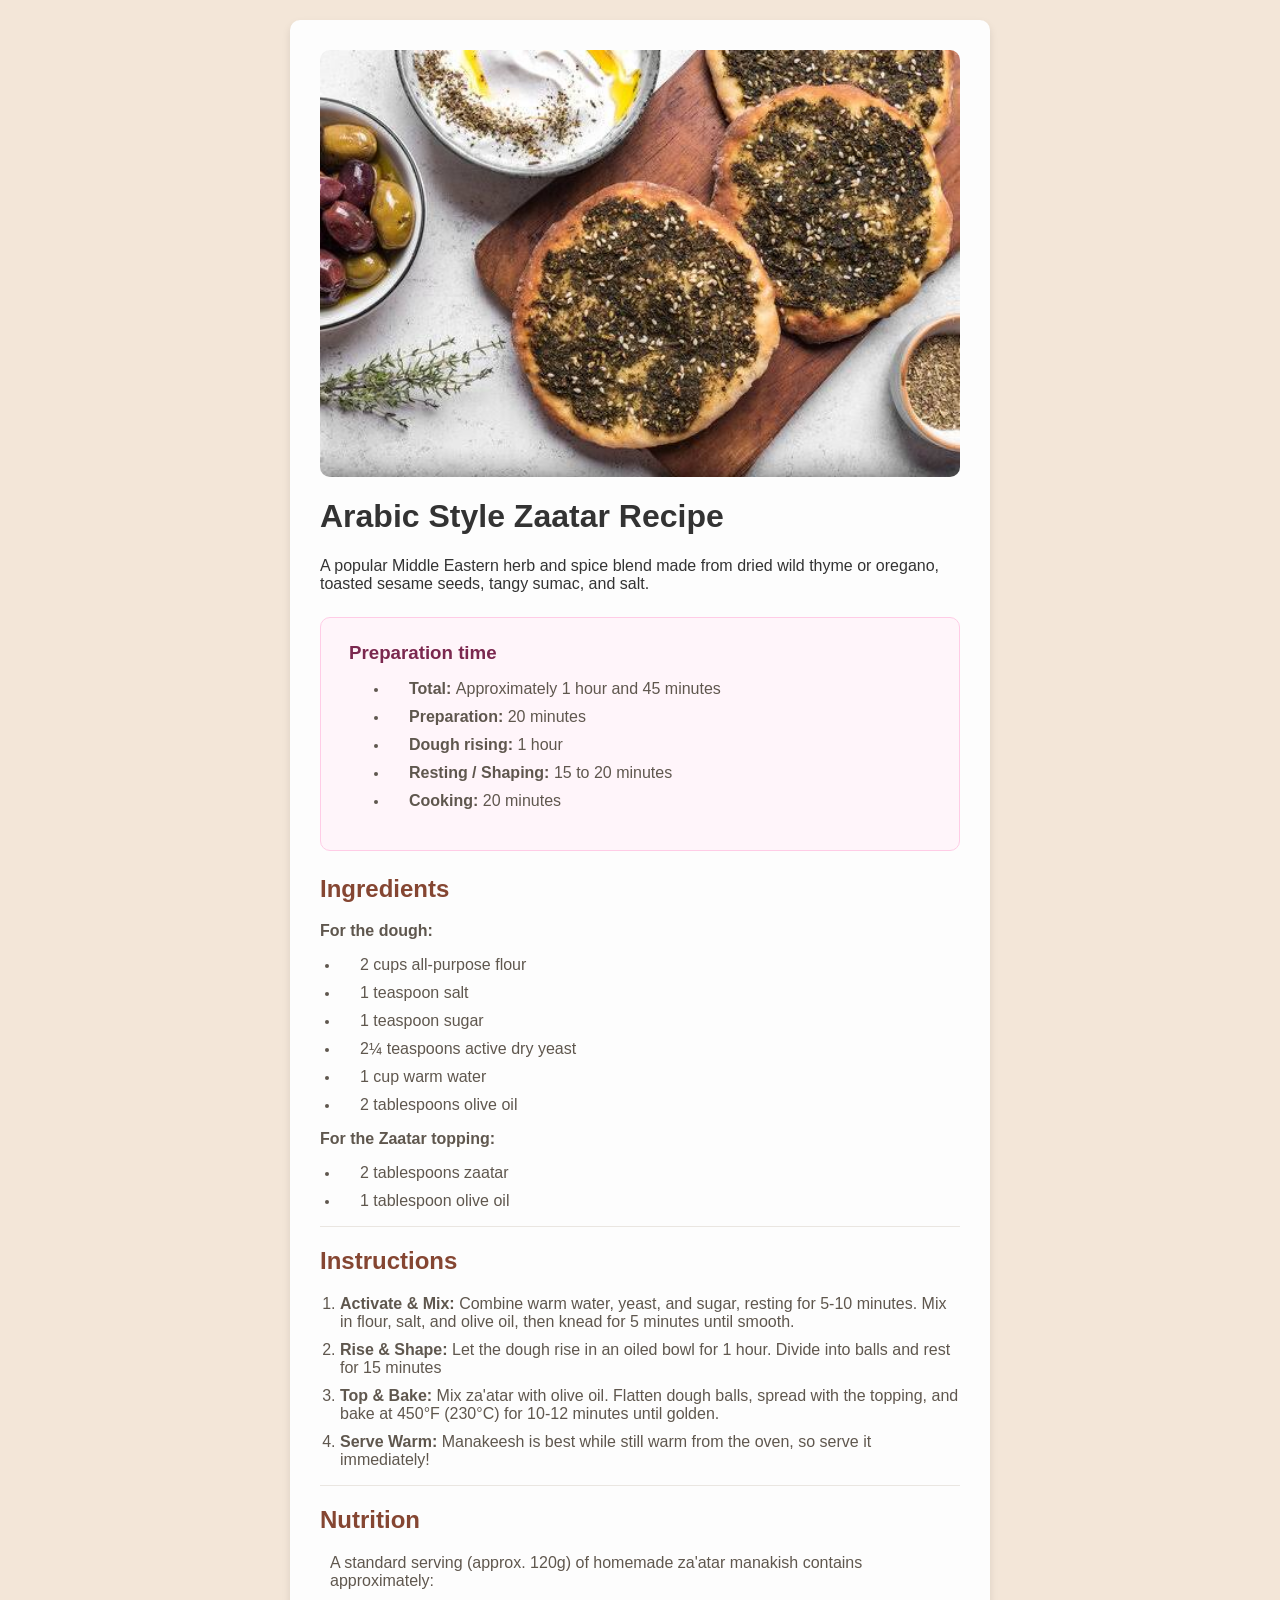
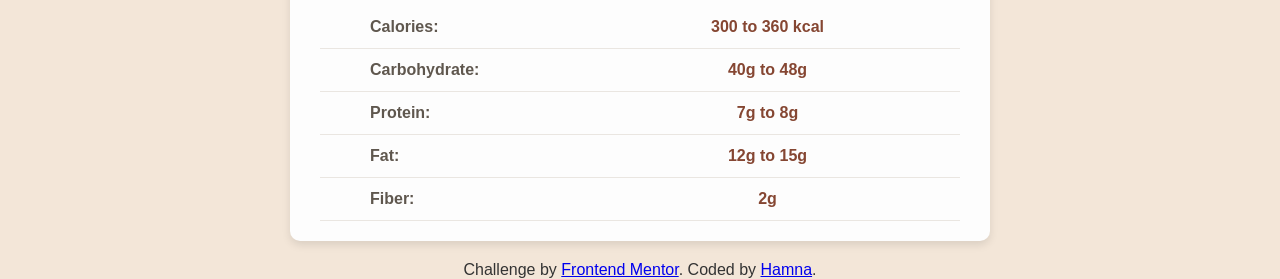
<file: index.html>
<!DOCTYPE html>
<html lang="en">
<head>
  <meta charset="UTF-8">
  <meta name="viewport" content="width=device-width, initial-scale=1.0"> <!-- displays site properly based on user's device -->

  <link rel="icon" type="image/png" sizes="32x32" href="./assets/images/favicon-32x32.png">
  <link rel="stylesheet" href="styles.css">
  
  <title>Frontend Mentor | Recipe page</title>

  
</head>
<body>
  <main class="card">
    
  <img class="hero" src="design/zaatar1.jpg" alt="zaatar image">
<h1>Arabic Style Zaatar Recipe</h1>
<p>A popular Middle Eastern herb and spice blend made from dried wild thyme or oregano, toasted sesame seeds, tangy sumac, and salt.</p>

<section class="preparation-time">
<h3>Preparation time</h3>
<ul>
  <li><strong>Total: </strong> Approximately 1 hour and 45 minutes</li>
  <li><strong>Preparation: </strong> 20 minutes</li>
  <li><strong>Dough rising: </strong>  1 hour </li>
  <li><strong>Resting / Shaping: </strong> 15 to 20 minutes</li>
  <li><strong>Cooking: </strong> 20 minutes</li>
</ul>
</section>
<!-- Recipe Content-->
<section class="recipe-content">

  <!--Ingredients section-->
  <h2>Ingredients</h2>
  <strong class="sub-heading">For the dough:</strong>
  <ul class="ingredient-list">
    <li>2 cups all-purpose flour</li>
    <li>1 teaspoon salt</li>
    <li>1 teaspoon sugar</li>
    <li>2¼ teaspoons active dry yeast</li>
    <li>1 cup warm water</li>
    <li>2 tablespoons olive oil</li>
  </ul>
  <strong class="sub-heading">For the Zaatar topping:</strong>
  <ul class="ingredient-list">
    <li>2 tablespoons zaatar</li>
    <li>1 tablespoon olive oil</li>
  </ul>
  
  <hr>
  <!--Instructions section-->
  <h2>Instructions</h2>
  <ol>
<li><strong class="sub-heaading">Activate & Mix: </strong> Combine warm water, yeast, and sugar, resting for 5-10 minutes. Mix in flour, salt, and olive oil, then knead for 5 minutes until smooth.</li>
  
<li><strong class="sub-heaading">Rise & Shape: </strong>Let the dough rise in an oiled bowl for 1 hour. Divide into balls and rest for 15 minutes</li>
<li><strong class="sub-heaading">Top & Bake: </strong>Mix za'atar with olive oil. Flatten dough balls, spread with the topping, and bake at 450°F (230°C) for 10-12 minutes until golden.</li>
<li><strong class="sub-heaading">Serve Warm: </strong>Manakeesh is best while still warm from the oven, so serve it immediately!</li>
</ol>
<hr>
<!--Nutritions section-->
<section class="nutrition">
  <h2>Nutrition</h2>
  <p>A standard serving (approx. 120g) of homemade za'atar manakish contains approximately:</p>
  <div class="nutrition-row"><strong>Calories:</strong><span><strong>300 to 360 kcal</strong></span></div>
  <div class="nutrition-row"><strong>Carbohydrate:</strong><span><strong>40g to 48g</strong></span></div>
  <div class="nutrition-row"><strong>Protein:</strong><span><strong>7g to 8g</strong></span></div>
  <div class="nutrition-row"><strong>Fat:</strong><span><strong>12g to 15g</strong></span></div>
  <div class="nutrition-row"><strong>Fiber:</strong><span><strong>2g</strong></span></div>
</section>

</main>

  
  
  <footer class="attribution">
    Challenge by <a href="https://www.frontendmentor.io?ref=challenge">Frontend Mentor</a>. 
    Coded by <a href="#">Hamna</a>.
  </footer>
</body>
</html>
</file>
<file: styles.css>
body {
    font-family: 'Segoe UI', Tahoma, Geneva, Verdana, sans-serif;
    background-color: hsl(30, 54%, 90%);
    color: #333;
    margin: 0;
    padding: 0;

}

.card {
    box-sizing: border-box;
    max-width: 700px;
    width: calc(100% - 40px);
    margin: 20px auto;
    padding-top: 30px;
    background-color: rgb(253, 253, 253);
    box-shadow: 0 4px 8px rgba(0, 0, 0, 0.1);
    border-radius: 10px;
    overflow: hidden;
    text-align: left;
}

.hero {
    display: block;
    object-fit: cover;
    width: calc(100% - 60px);
    height: auto;
    margin: 0 30px;
    border-radius: 10px;
}

h1 {
    box-sizing: border-box;
    width: 100%;
    padding: 0 30px;
    font-size: 2rem;
}

h1,
p
{
    box-sizing: border-box;
    width: 100%;
    padding: 0 30px;
}
.preparation-time{
    background-color:hsl(330, 100%, 98%);
    margin: 24px 30px;
    padding: 24px 28px;

    border-radius:10px;
    border: 1px solid hsl(330, 100%, 90%);
}
.preparation-time h3{
    color:hsl(332, 51%, 32%);
    margin: 0 0 16px;
}


.preparation-time ul li::marker {
     margin: 0;
    padding-left: 20px;
    list-style-position: outside;
    color:hsl(30, 10%, 34%);
     font-size:0.8em;
    

    
}
.preparation-time li {
    margin-bottom:10px;
    padding-left:20px;
   color: hsl(30, 10%, 34%);
  
}
.recipe-content{
    padding:0 30px;
    text-align: left;
    margin-bottom:20px;
    
}
.recipe-content h2 {
    color: hsl(14, 45%, 36%);
}
.recipe-content ul,.recipe-content ol {
    margin-left:0;
    margin-right:0;
    padding-left:20px;
    list-style-position: outside;
}
.recipe-content ul li::marker  {
    font-size:0.8em;
}
.recipe-content li{
    margin-bottom:10px;
    color:hsl(30, 10%, 34%);
}
.sub-heading{
    color:hsl(30, 10%, 34%);
    margin:16px 0 8px;
    
}
.ingredient-list li{
padding-left:20px; 
} 
hr{
    height:1px;
    background-color:hsl(30, 18%, 90%);
    border:none;
}
.nutrition-row {
    display:grid;
    grid-template-columns: minmax(0, 1fr) minmax(0, 1fr);
    column-gap: 10px;
    padding:12px 50px;
    
    border-bottom:1px solid hsl(30, 18%, 90%);
}
.nutrition-row span strong{
    color:hsl(14, 45%, 36%);
    
}
.nutrition p{
    text-align: left;
    padding-left:10px;
    color:hsl(30, 10%, 34%);
}
.nutrition-row strong {
    color:hsl(30, 10%, 34%);
}
.nutrition-row span {
    text-align: center;
    padding-right:20px;
}
.attribution{
    text-align: center;
}
@media (max-width: 700px) {
    .card {
        width: 100%;
        margin: 0;
        padding-top: 0;
        border-radius: 0;
    }

    .hero {
        width: 100%;
        margin: 0;
        border-radius: 0;
    }

    .nutrition-row {
        column-gap: 16px;
        padding: 12px 10px;
    }
    .attribution{
        text-align: center;
    }
}
</file>
